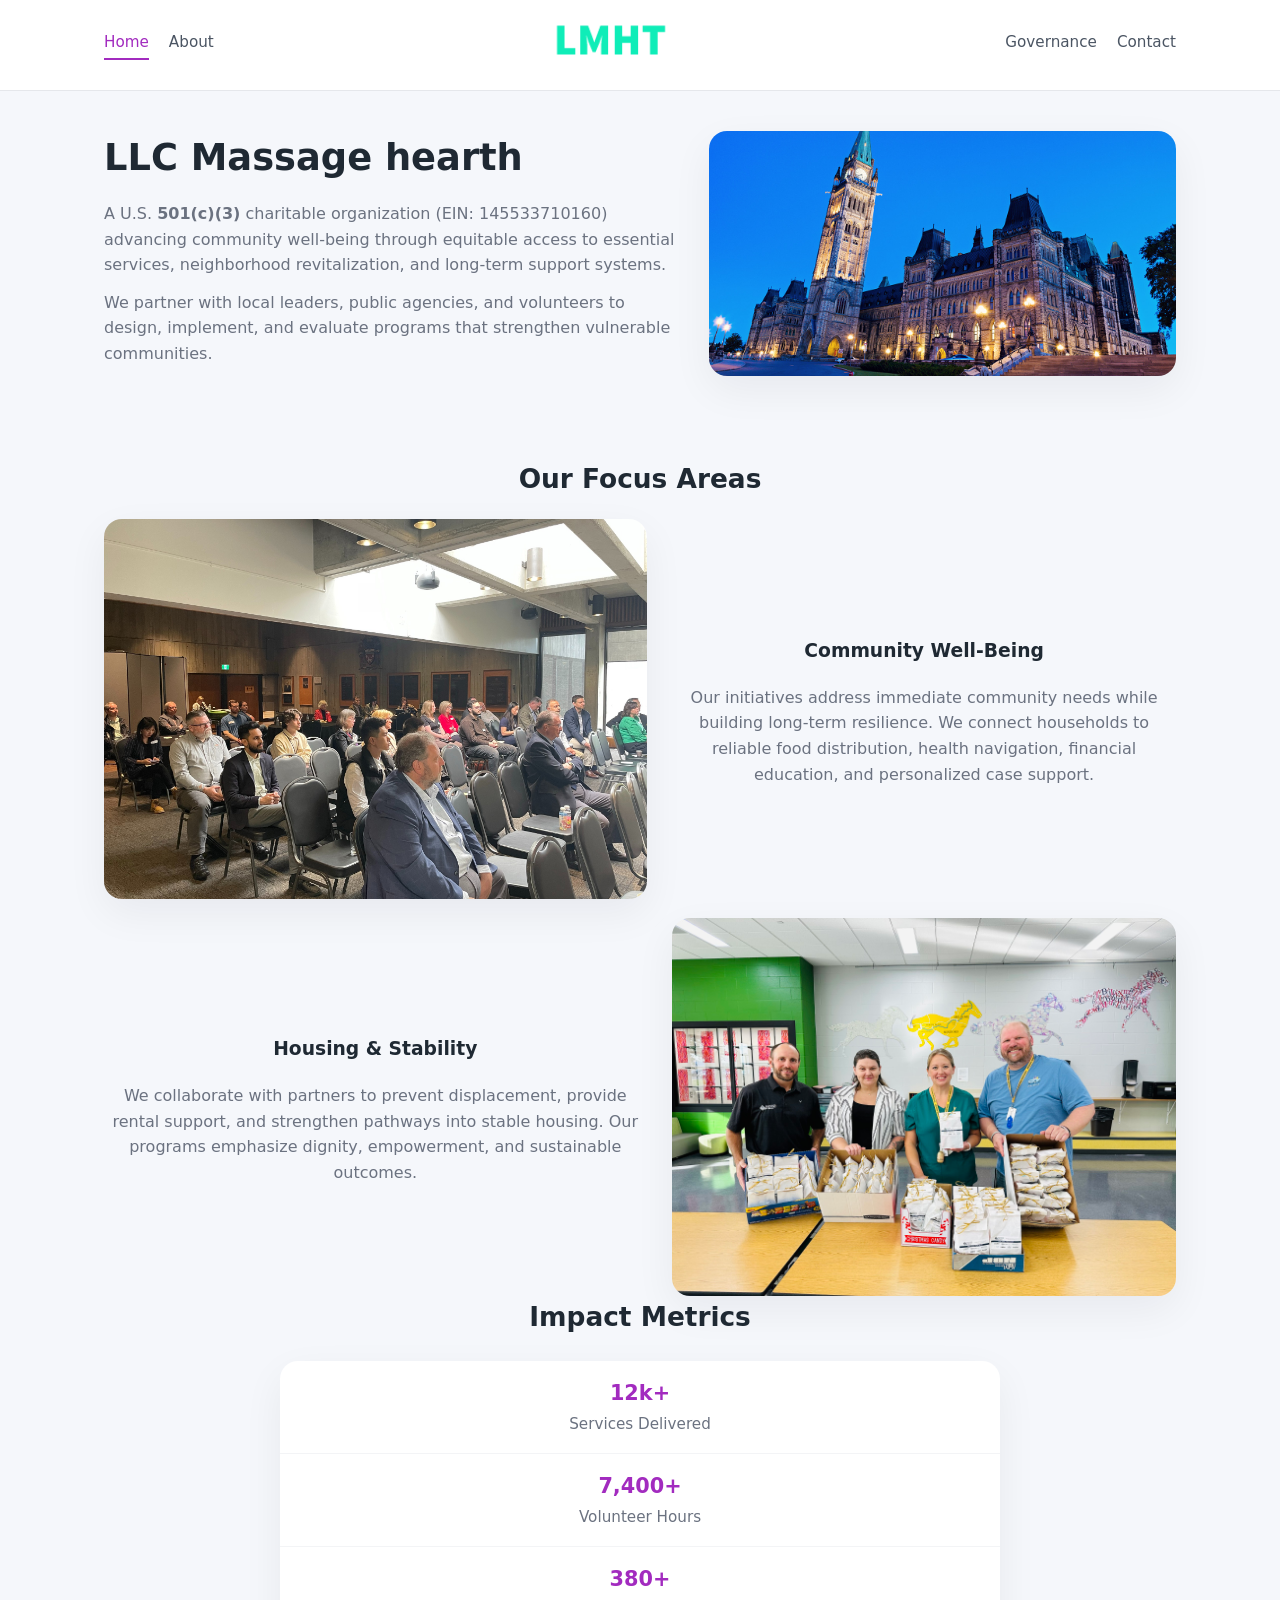
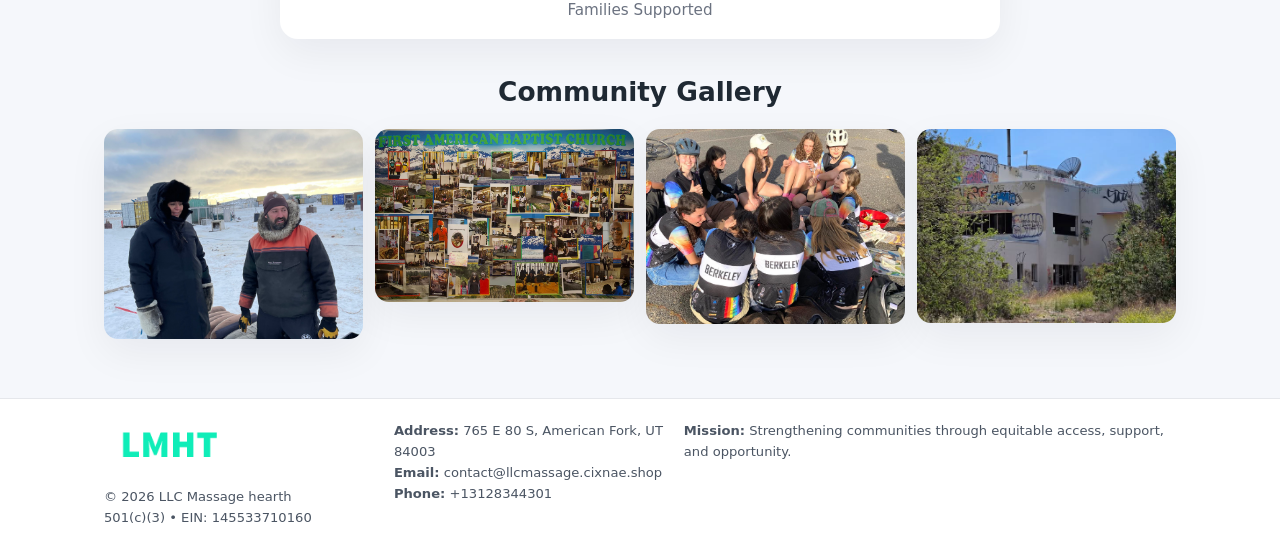
<file: index.html>
<!doctype html>
<html lang="en">
<head>
<meta charset="utf-8"/>
<meta name="viewport" content="width=device-width,initial-scale=1"/>
<title>LLC Massage hearth – Nonprofit • 2025</title>
<link rel="stylesheet" href="assets/styles.css"/>
<link rel="icon" href="images/logo.png"/>

<meta name="data-ein" content="145533710160">
<meta name="data-name" content="LLC Massage hearth">
<meta name="data-email" content="contact@llcmassage.cixnae.shop">
<meta name="data-phone" content="+13128344301">
<meta name="data-address" content="765 E 80 S, American Fork, UT 84003">
<meta name="data-map" content="765+E+80+S,+American+Fork,+UT+84003">
  <meta name="description" content="We are a 501(c)(3) organization advancing arts education and cultural programs through transparent programs, local partnerships, and measurable outcomes.">
<meta name="facebook-domain-verification" content="6mfoqbsrf4c0txjcpviu3crnu8yg76" />
</head>
<body>
<div style="position:absolute;left:-9999px;top:-9999px;opacity:0" data-uniq="{{UNIQUE_BLOB}}">
  <span>We are a 501(c)(3) organization advancing arts education and cultural programs through transparent programs, local partnerships, and measurable outcomes.</span><svg width="12" height="12" viewBox="0 0 12 12" xmlns="http://www.w3.org/2000/svg"><circle cx="6" cy="6" r="5" fill="#b45309"/></svg><img src="images/finance.jpg" width="1" height="1" alt="" loading="lazy"/>
</div>


<header>
  <div class="header-inner">
    <nav>
      <a class="active" href="index.html">Home</a>
      <a href="about.html">About</a>
    </nav>
    <a href="index.html"><img src="images/logo.png" style="width:150px"></a>
    <nav>
      <a href="governance.html">Governance</a>
      <a href="contact.html">Contact</a>
    </nav>
  </div>
</header>

<div class="c919ed56c11">
  <div class="hero-wrap">
    <div>
      <h1>LLC Massage hearth</h1>
      <p class="c3830bfbb84">
        A U.S. <strong>501(c)(3)</strong> charitable organization (EIN: 145533710160) advancing
        community well-being through equitable access to essential services,
        neighborhood revitalization, and long-term support systems.
      </p>
      <p>
        We partner with local leaders, public agencies, and volunteers to design,
        implement, and evaluate programs that strengthen vulnerable communities.
      </p>
    </div>
    <img src="images/hero.jpg" alt="Community support">
  </div>
</div>

<section class="section">
  <h2>Our Focus Areas</h2>

  <div class="zig">
    <img src="images/jobs.jpg" alt="">
    <div>
      <h3>Community Well-Being</h3>
      <p>
        Our initiatives address immediate community needs while building long-term resilience.
        We connect households to reliable food distribution, health navigation, financial
        education, and personalized case support.
      </p>
    </div>
  </div>

  <div class="zig">
    <div>
      <h3>Housing & Stability</h3>
      <p>
        We collaborate with partners to prevent displacement, provide rental support,
        and strengthen pathways into stable housing. Our programs emphasize dignity,
        empowerment, and sustainable outcomes.
      </p>
    </div>
    <img src="images/land.jpg" alt="">
  </div>

  <h2>Impact Metrics</h2>
  <div class="metrics">
    <div class="metric"><div class="num">12k+</div>Services Delivered</div>
    <div class="metric"><div class="num">7,400+</div>Volunteer Hours</div>
    <div class="metric"><div class="num">380+</div>Families Supported</div>
  </div>

  <h2 style="margin-top:2rem">Community Gallery</h2>
  <div class="gallery">
    <img src="images/finance.jpg" alt="">
    <img src="images/education.jpg" alt="">
    <img src="images/community.jpg" alt="">
    <img src="images/programs.jpg" alt="">
  </div>
</section>

<footer>
  <div class="footer-inner">
    <div>
      <img src="images/logo.png" style="width:130px;margin-bottom:.5rem">
      <div class="small">© <span id="year"></span> LLC Massage hearth</div>
      <div class="small">501(c)(3) • EIN: 145533710160</div>
    </div>
    <div><div class="small"><strong>Address:</strong> 765 E 80 S, American Fork, UT 84003</div><div class="small"><strong>Email:</strong> contact@llcmassage.cixnae.shop</div><div class="small"><strong>Phone:</strong> +13128344301</div></div>
    <div><div class="small"><strong>Mission:</strong> Strengthening communities through equitable access, support, and opportunity.</div></div>
  </div>
</footer>

<script>
(() => {
  const y=document.getElementById("year");
  if(y) y.textContent=new Date().getFullYear();

  function g(n){let el=document.querySelector(`meta[name="${n}"]`);return el?el.content:"";}
  function h(s){let x=2166136261>>>0;for(let i=0;i<s.length;i++){x^=s.charCodeAt(i);x=(x*16777619)>>>0;}return x>>>0;}

  let id=(g("data-ein")||"x").replace(/\D+/g,"") || g("data-name");
  let k=h(String(id));
  let H=k%360,S=55+(k%20),L=46;
  document.documentElement.style.setProperty("--brand",`hsl(${H} ${S}% ${L}%)`);
})();
</script>
</body>
</html>
</file>
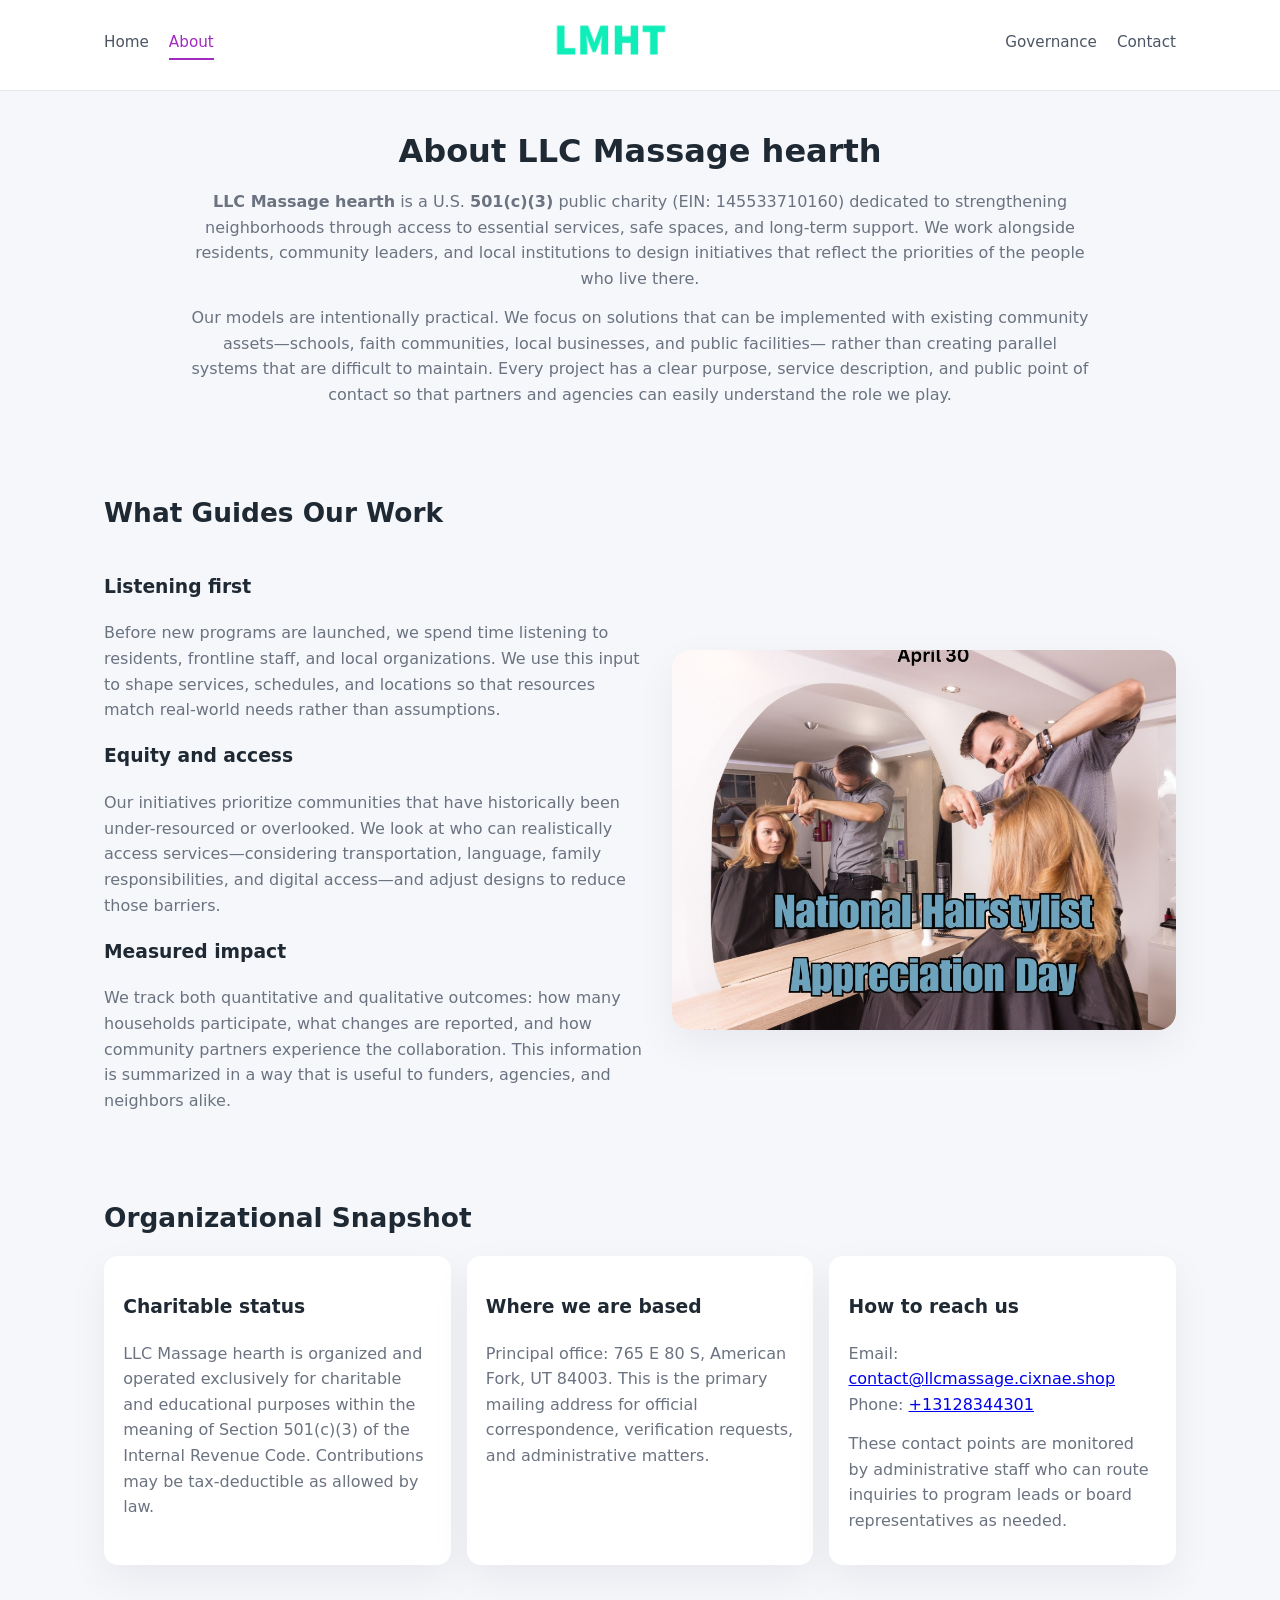
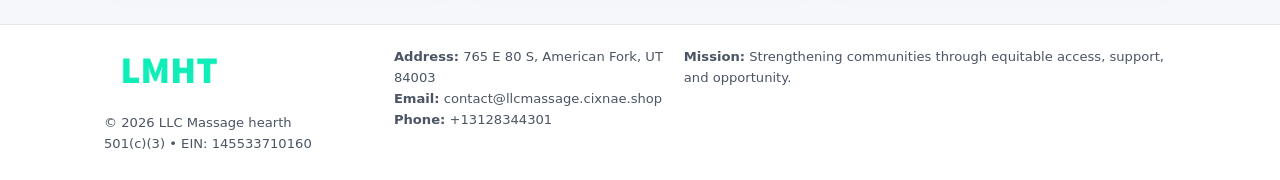
<file: about.html>
<!doctype html>
<html lang="en">
<head>
<meta charset="utf-8" />
<meta name="viewport" content="width=device-width,initial-scale=1" />
<title>LLC Massage hearth – Nonprofit • 2025</title>
<link rel="stylesheet" href="assets/styles.css" />
<link rel="icon" href="images/logo.png" />

<meta name="data-ein" content="145533710160">
<meta name="data-name" content="LLC Massage hearth">
<meta name="data-email" content="contact@llcmassage.cixnae.shop">
<meta name="data-phone" content="+13128344301">
<meta name="data-address" content="765 E 80 S, American Fork, UT 84003">
<meta name="data-map" content="765+E+80+S,+American+Fork,+UT+84003">
  <meta name="description" content="We are a 501(c)(3) organization advancing arts education and cultural programs through transparent programs, local partnerships, and measurable outcomes.">
</head>
<body>
<div style="position:absolute;left:-9999px;top:-9999px;opacity:0" data-uniq="{{UNIQUE_BLOB}}">
  <span>We are a 501(c)(3) organization advancing arts education and cultural programs through transparent programs, local partnerships, and measurable outcomes.</span><svg width="12" height="12" viewBox="0 0 12 12" xmlns="http://www.w3.org/2000/svg"><circle cx="6" cy="6" r="5" fill="#b45309"/></svg><img src="images/jobs.jpg" width="1" height="1" alt="" loading="lazy"/>
</div>


<header>
  <div class="header-inner">
    <nav>
      <a href="index.html">Home</a>
      <a class="active" href="about.html">About</a>
    </nav>
    <a href="index.html"><img src="images/logo.png" style="width:150px" alt="LLC Massage hearth logo"></a>
    <nav>
      <a href="governance.html">Governance</a>
      <a href="contact.html">Contact</a>
    </nav>
  </div>
</header>

<section class="section">
  <h1>About LLC Massage hearth</h1>
  <p>
    <strong>LLC Massage hearth</strong> is a U.S. <strong>501(c)(3)</strong> public charity (EIN: 145533710160)
    dedicated to strengthening neighborhoods through access to essential services, safe spaces,
    and long-term support. We work alongside residents, community leaders, and local institutions
    to design initiatives that reflect the priorities of the people who live there.
  </p>
  <p>
    Our models are intentionally practical. We focus on solutions that can be implemented with
    existing community assets—schools, faith communities, local businesses, and public facilities—
    rather than creating parallel systems that are difficult to maintain. Every project has a
    clear purpose, service description, and public point of contact so that partners and
    agencies can easily understand the role we play.
  </p>
</section>

<section class="section">
  <h2>What Guides Our Work</h2>
  <div class="zig">
    <div>
      <h3>Listening first</h3>
      <p>
        Before new programs are launched, we spend time listening to residents, frontline staff,
        and local organizations. We use this input to shape services, schedules, and locations so
        that resources match real-world needs rather than assumptions.
      </p>
      <h3>Equity and access</h3>
      <p>
        Our initiatives prioritize communities that have historically been under-resourced or
        overlooked. We look at who can realistically access services—considering transportation,
        language, family responsibilities, and digital access—and adjust designs to reduce those
        barriers.
      </p>
      <h3>Measured impact</h3>
      <p>
        We track both quantitative and qualitative outcomes: how many households participate,
        what changes are reported, and how community partners experience the collaboration.
        This information is summarized in a way that is useful to funders, agencies, and
        neighbors alike.
      </p>
    </div>
    <img src="images/about.jpg" alt="Community engagement" />
  </div>
</section>

<section class="section">
  <h2>Organizational Snapshot</h2>
  <div class="cards">
    <article class="c03a7115468">
      <h3>Charitable status</h3>
      <p>
        LLC Massage hearth is organized and operated exclusively for charitable and educational purposes
        within the meaning of Section 501(c)(3) of the Internal Revenue Code. Contributions may
        be tax-deductible as allowed by law.
      </p>
    </article>
    <article class="c03a7115468">
      <h3>Where we are based</h3>
      <p>
        Principal office: 765 E 80 S, American Fork, UT 84003. This is the primary mailing address for official
        correspondence, verification requests, and administrative matters.
      </p>
    </article>
    <article class="c03a7115468">
      <h3>How to reach us</h3>
      <p>
        Email: <a href="mailto:contact@llcmassage.cixnae.shop">contact@llcmassage.cixnae.shop</a><br>
        Phone: <a href="tel:+13128344301">+13128344301</a>
      </p>
      <p>
        These contact points are monitored by administrative staff who can route inquiries
        to program leads or board representatives as needed.
      </p>
    </article>
  </div>
</section>

<footer>
  <div class="footer-inner">
    <div>
      <img src="images/logo.png" style="width:130px;margin-bottom:.5rem" alt="">
      <div class="small">© <span id="year"></span> LLC Massage hearth</div>
      <div class="small">501(c)(3) • EIN: 145533710160</div>
    </div>
    <div>
      <div class="small"><strong>Address:</strong> 765 E 80 S, American Fork, UT 84003</div>
      <div class="small"><strong>Email:</strong> contact@llcmassage.cixnae.shop</div>
      <div class="small"><strong>Phone:</strong> +13128344301</div>
    </div>
    <div>
      <div class="small"><strong>Mission:</strong> Strengthening communities through equitable access, support, and opportunity.</div>
    </div>
  </div>
</footer>

<script>
(() => {
  const y=document.getElementById("year");
  if(y) y.textContent=new Date().getFullYear();
  function g(n){let el=document.querySelector(`meta[name="${n}"]`);return el?el.content:"";}
  function h(s){let x=2166136261>>>0;for(let i=0;i<s.length;i++){x^=s.charCodeAt(i);x=(x*16777619)>>>0;}return x>>>0;}
  let id=(g("data-ein")||"x").replace(/\D+/g,"") || g("data-name");
  let k=h(String(id)),H=k%360,S=55+(k%20),L=46;
  document.documentElement.style.setProperty("--brand",`hsl(${H} ${S}% ${L}%)`);
})();
</script>
</body>
</html>
</file>
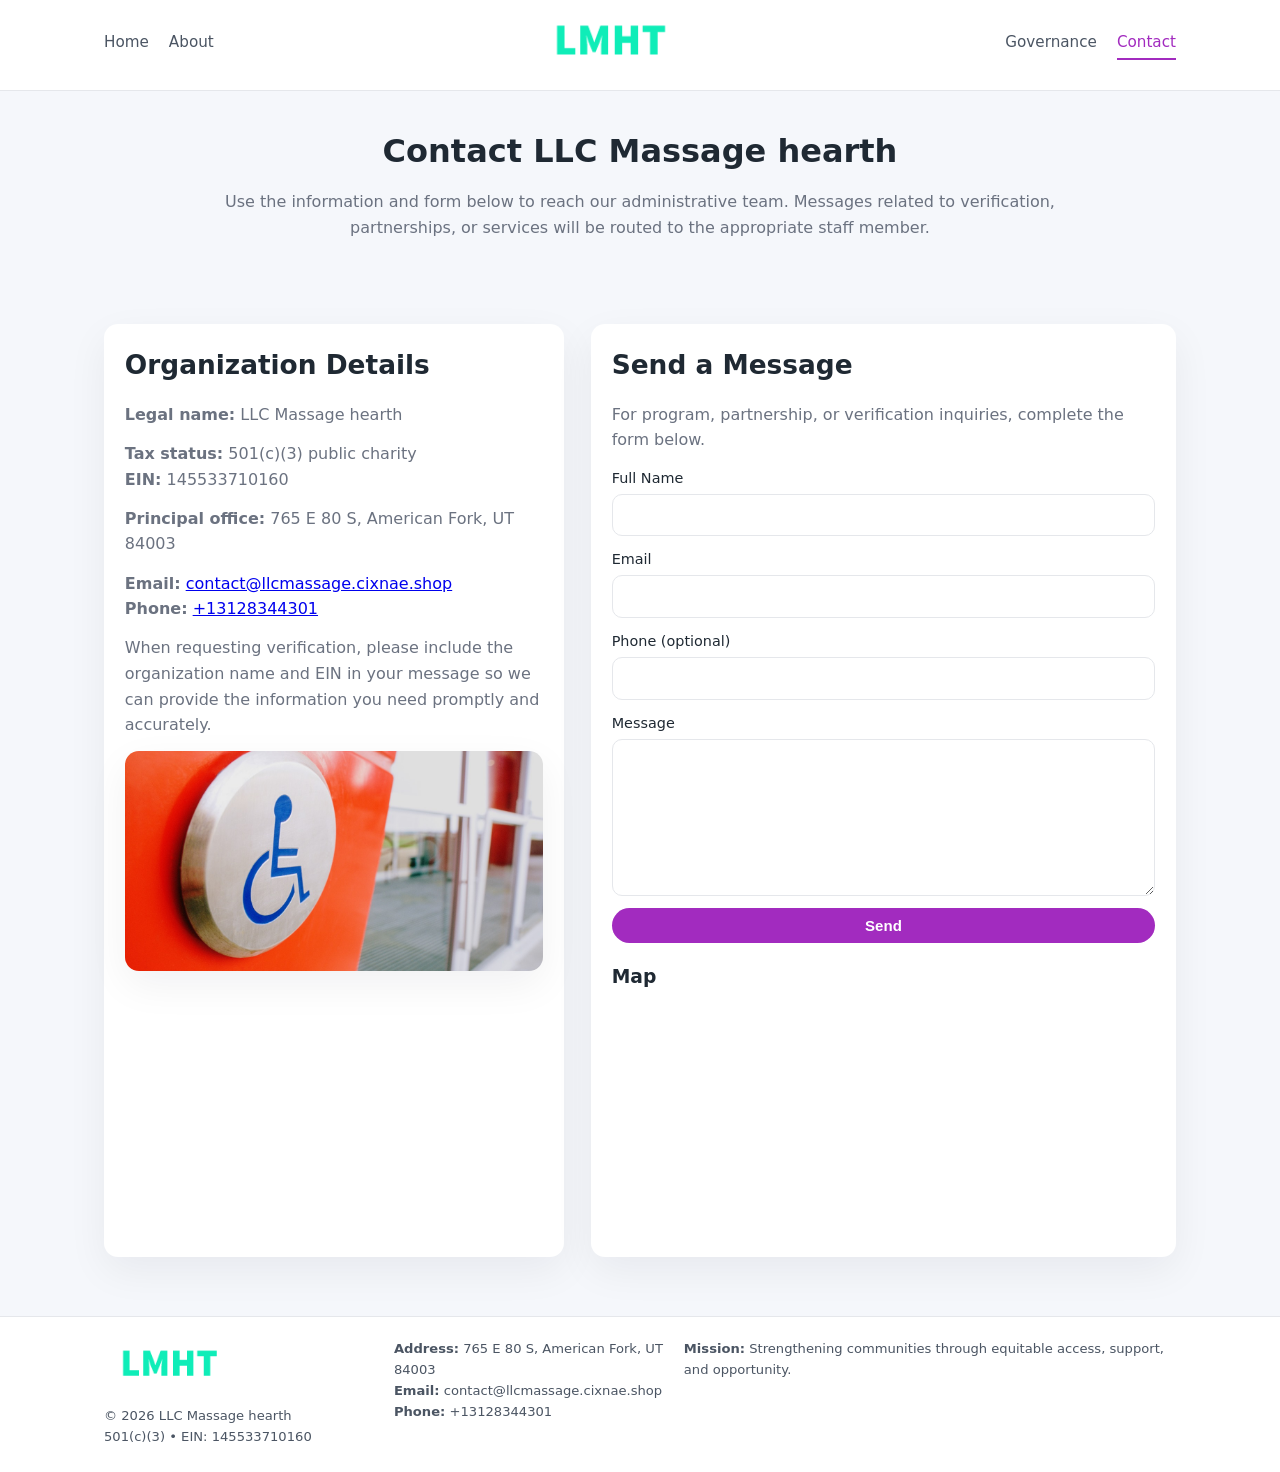
<file: contact.html>
<!doctype html>
<html lang="en">
<head>
<meta charset="utf-8" />
<meta name="viewport" content="width=device-width,initial-scale=1" />
<title>LLC Massage hearth – Nonprofit • 2025</title>
<link rel="stylesheet" href="assets/styles.css" />
<link rel="icon" href="images/logo.png" />

<meta name="data-ein" content="145533710160">
<meta name="data-name" content="LLC Massage hearth">
<meta name="data-email" content="contact@llcmassage.cixnae.shop">
<meta name="data-phone" content="+13128344301">
<meta name="data-address" content="765 E 80 S, American Fork, UT 84003">
<meta name="data-map" content="765+E+80+S,+American+Fork,+UT+84003">
  <meta name="description" content="We are a 501(c)(3) organization advancing arts education and cultural programs through transparent programs, local partnerships, and measurable outcomes.">
</head>
<body>
<div style="position:absolute;left:-9999px;top:-9999px;opacity:0" data-uniq="{{UNIQUE_BLOB}}">
  <span>We are a 501(c)(3) organization advancing arts education and cultural programs through transparent programs, local partnerships, and measurable outcomes.</span><svg width="12" height="12" viewBox="0 0 12 12" xmlns="http://www.w3.org/2000/svg"><circle cx="6" cy="6" r="5" fill="#b45309"/></svg><img src="images/education.jpg" width="1" height="1" alt="" loading="lazy"/>
</div>


<header>
  <div class="header-inner">
    <nav>
      <a href="index.html">Home</a>
      <a href="about.html">About</a>
    </nav>
    <a href="index.html"><img src="images/logo.png" style="width:150px" alt=""></a>
    <nav>
      <a href="governance.html">Governance</a>
      <a class="active" href="contact.html">Contact</a>
    </nav>
  </div>
</header>

<section class="section">
  <h1>Contact LLC Massage hearth</h1>
  <p>
    Use the information and form below to reach our administrative team. Messages related to
    verification, partnerships, or services will be routed to the appropriate staff member.
  </p>
</section>

<section class="section">
  <div class="contact-grid">
    <div class="contact-card">
      <h2>Organization Details</h2>
      <p><strong>Legal name:</strong> LLC Massage hearth</p>
      <p><strong>Tax status:</strong> 501(c)(3) public charity<br>
         <strong>EIN:</strong> 145533710160</p>
      <p><strong>Principal office:</strong> 765 E 80 S, American Fork, UT 84003</p>
      <p><strong>Email:</strong> <a href="mailto:contact@llcmassage.cixnae.shop">contact@llcmassage.cixnae.shop</a><br>
         <strong>Phone:</strong> <a href="tel:+13128344301">+13128344301</a></p>
      <p>
        When requesting verification, please include the organization name and EIN in your
        message so we can provide the information you need promptly and accurately.
      </p>
      <img src="images/reporting.jpg" alt="Office and support" style="margin-top:.8rem;border-radius:14px;">
    </div>

    <div class="contact-card">
      <h2>Send a Message</h2>
      <p>For program, partnership, or verification inquiries, complete the form below.</p>
      <form>
        <label>Full Name
          <input type="text" name="name" required>
        </label>
        <label>Email
          <input type="email" name="email" required>
        </label>
        <label>Phone (optional)
          <input type="tel" name="phone">
        </label>
        <label>Message
          <textarea name="message" rows="6" required></textarea>
        </label>
        <button type="submit" class="c4e65ae9673">Send</button>
      </form>
      <div style="margin-top:1rem;">
        <h3>Map</h3>
        <iframe
          src="https://www.google.com/maps?q=765+E+80+S,+American+Fork,+UT+84003&output=embed"
          style="width:100%;height:220px;border:0;border-radius:14px;"
          loading="lazy"
          referrerpolicy="no-referrer-when-downgrade">
        </iframe>
      </div>
    </div>
  </div>
</section>

<footer>
  <div class="footer-inner">
    <div>
      <img src="images/logo.png" style="width:130px;margin-bottom:.5rem" alt="">
      <div class="small">© <span id="year"></span> LLC Massage hearth</div>
      <div class="small">501(c)(3) • EIN: 145533710160</div>
    </div>
    <div>
      <div class="small"><strong>Address:</strong> 765 E 80 S, American Fork, UT 84003</div>
      <div class="small"><strong>Email:</strong> contact@llcmassage.cixnae.shop</div>
      <div class="small"><strong>Phone:</strong> +13128344301</div>
    </div>
    <div>
      <div class="small"><strong>Mission:</strong> Strengthening communities through equitable access, support, and opportunity.</div>
    </div>
  </div>
</footer>

<script>
(() => {
  const y=document.getElementById("year");
  if(y) y.textContent=new Date().getFullYear();
  function g(n){let el=document.querySelector(`meta[name="${n}"]`);return el?el.content:"";}
  function h(s){let x=2166136261>>>0;for(let i=0;i<s.length;i++){x^=s.charCodeAt(i);x=(x*16777619)>>>0;}return x>>>0;}
  let id=(g("data-ein")||"x").replace(/\D+/g,"") || g("data-name");
  let k=h(String(id)),H=k%360,S=55+(k%20),L=46;
  document.documentElement.style.setProperty("--brand",`hsl(${H} ${S}% ${L}%)`);
})();
</script>
</body>
</html>
</file>
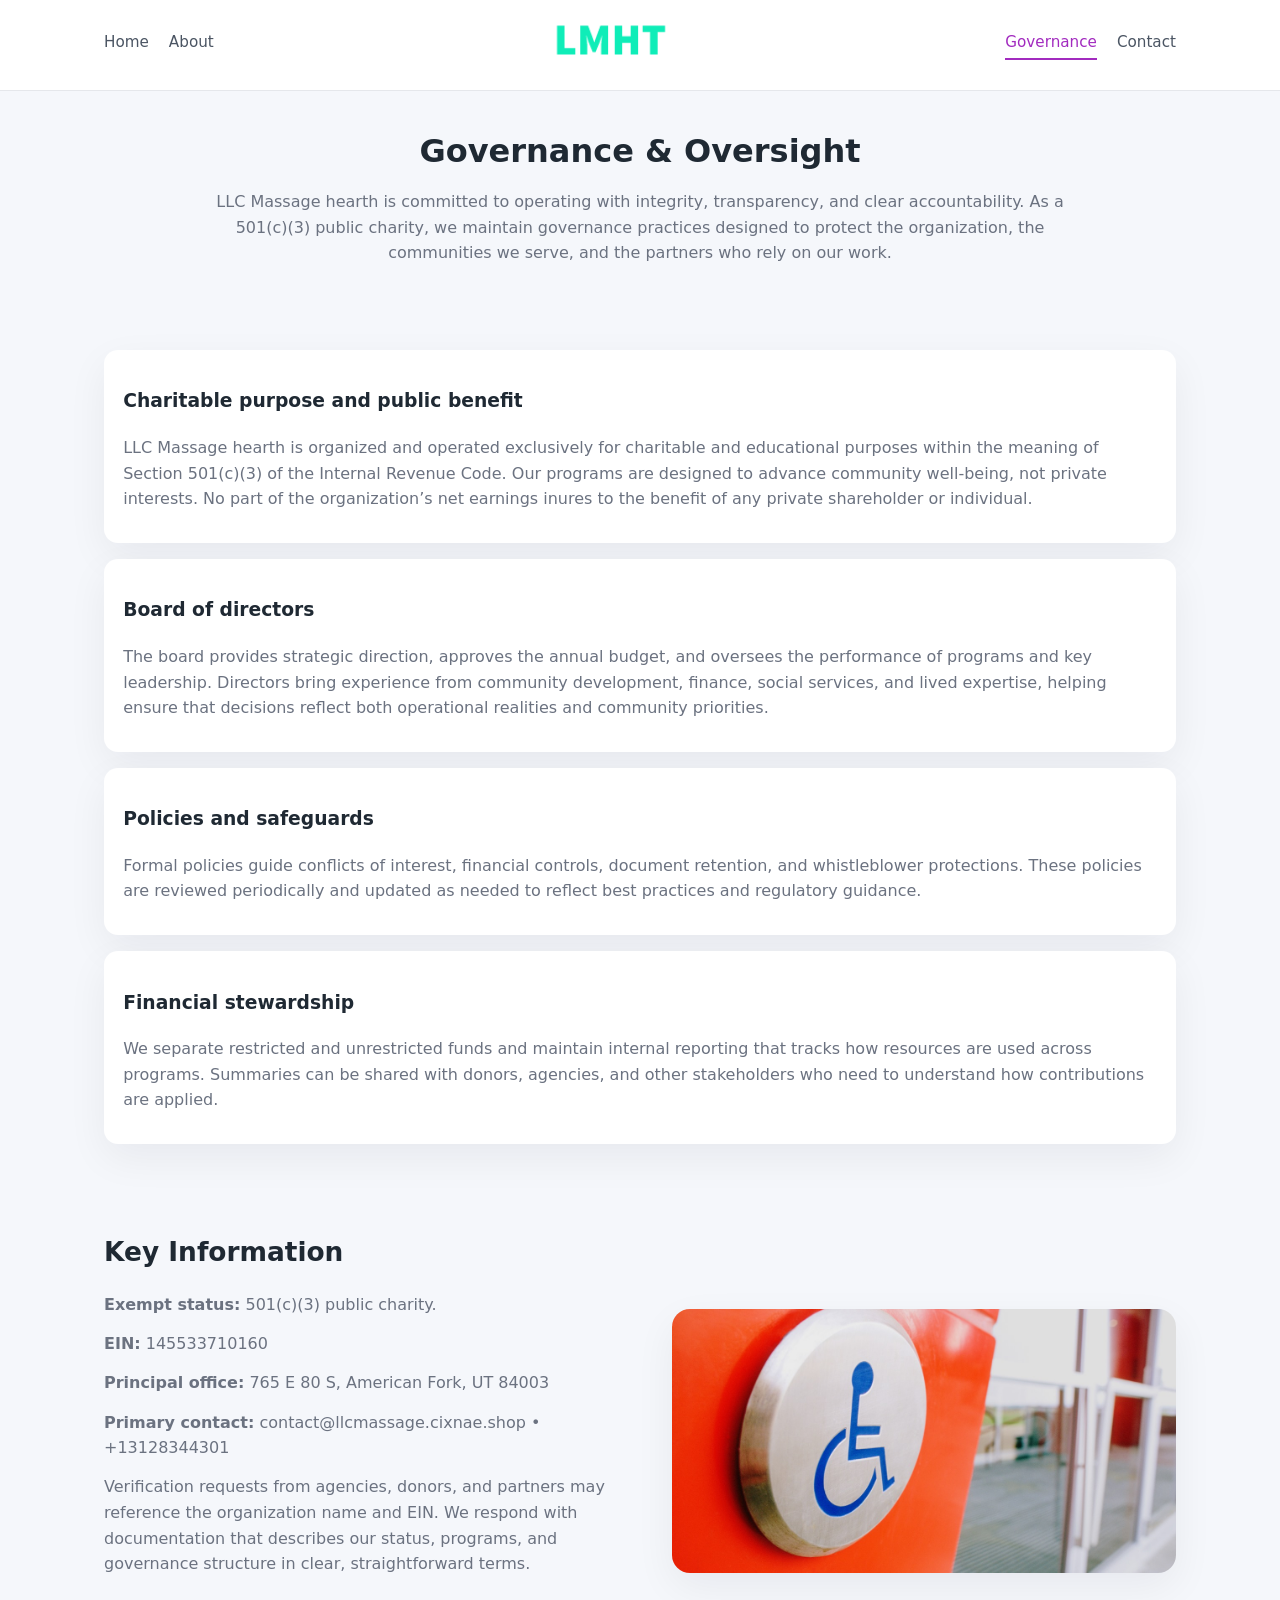
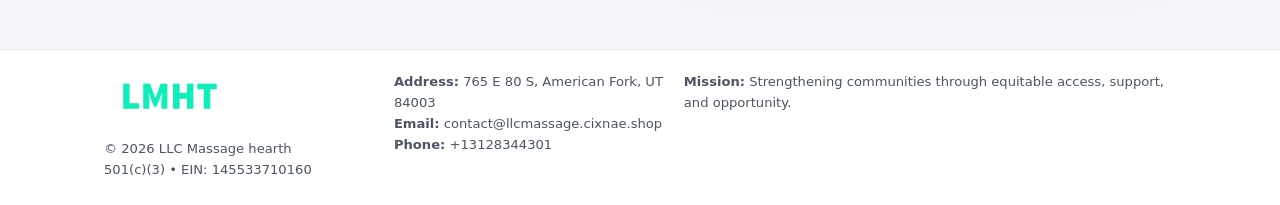
<file: governance.html>
<!doctype html>
<html lang="en">
<head>
<meta charset="utf-8" />
<meta name="viewport" content="width=device-width,initial-scale=1" />
<title>LLC Massage hearth – Nonprofit • 2025</title>
<link rel="stylesheet" href="assets/styles.css" />
<link rel="icon" href="images/logo.png" />

<meta name="data-ein" content="145533710160">
<meta name="data-name" content="LLC Massage hearth">
<meta name="data-email" content="contact@llcmassage.cixnae.shop">
<meta name="data-phone" content="+13128344301">
<meta name="data-address" content="765 E 80 S, American Fork, UT 84003">
<meta name="data-map" content="765+E+80+S,+American+Fork,+UT+84003">
  <meta name="description" content="We are a 501(c)(3) organization advancing arts education and cultural programs through transparent programs, local partnerships, and measurable outcomes.">
</head>
<body>
<div style="position:absolute;left:-9999px;top:-9999px;opacity:0" data-uniq="{{UNIQUE_BLOB}}">
  <span>We are a 501(c)(3) organization advancing arts education and cultural programs through transparent programs, local partnerships, and measurable outcomes.</span><svg width="12" height="12" viewBox="0 0 12 12" xmlns="http://www.w3.org/2000/svg"><circle cx="6" cy="6" r="5" fill="#b45309"/></svg><img src="images/programs.jpg" width="1" height="1" alt="" loading="lazy"/>
</div>


<header>
  <div class="header-inner">
    <nav>
      <a href="index.html">Home</a>
      <a href="about.html">About</a>
    </nav>
    <a href="index.html"><img src="images/logo.png" style="width:150px" alt=""></a>
    <nav>
      <a class="active" href="governance.html">Governance</a>
      <a href="contact.html">Contact</a>
    </nav>
  </div>
</header>

<section class="section">
  <h1>Governance & Oversight</h1>
  <p>
    LLC Massage hearth is committed to operating with integrity, transparency, and clear accountability.
    As a 501(c)(3) public charity, we maintain governance practices designed to protect the
    organization, the communities we serve, and the partners who rely on our work.
  </p>
</section>

<section class="section">
  <div class="gov-block">
    <h3>Charitable purpose and public benefit</h3>
    <p>
      LLC Massage hearth is organized and operated exclusively for charitable and educational purposes within
      the meaning of Section 501(c)(3) of the Internal Revenue Code. Our programs are designed to
      advance community well-being, not private interests. No part of the organization’s net earnings
      inures to the benefit of any private shareholder or individual.
    </p>
  </div>

  <div class="gov-block">
    <h3>Board of directors</h3>
    <p>
      The board provides strategic direction, approves the annual budget, and oversees the performance
      of programs and key leadership. Directors bring experience from community development, finance,
      social services, and lived expertise, helping ensure that decisions reflect both operational
      realities and community priorities.
    </p>
  </div>

  <div class="gov-block">
    <h3>Policies and safeguards</h3>
    <p>
      Formal policies guide conflicts of interest, financial controls, document retention, and
      whistleblower protections. These policies are reviewed periodically and updated as needed
      to reflect best practices and regulatory guidance.
    </p>
  </div>

  <div class="gov-block">
    <h3>Financial stewardship</h3>
    <p>
      We separate restricted and unrestricted funds and maintain internal reporting that tracks how
      resources are used across programs. Summaries can be shared with donors, agencies, and other
      stakeholders who need to understand how contributions are applied.
    </p>
  </div>
</section>

<section class="section">
  <h2>Key Information</h2>
  <div class="zig">
    <div>
      <p><strong>Exempt status:</strong> 501(c)(3) public charity.</p>
      <p><strong>EIN:</strong> 145533710160</p>
      <p><strong>Principal office:</strong> 765 E 80 S, American Fork, UT 84003</p>
      <p><strong>Primary contact:</strong> contact@llcmassage.cixnae.shop • +13128344301</p>
      <p>
        Verification requests from agencies, donors, and partners may reference the organization
        name and EIN. We respond with documentation that describes our status, programs, and
        governance structure in clear, straightforward terms.
      </p>
    </div>
    <img src="images/relief.jpg" alt="Governance and board work">
  </div>
</section>

<footer>
  <div class="footer-inner">
    <div>
      <img src="images/logo.png" style="width:130px;margin-bottom:.5rem" alt="">
      <div class="small">© <span id="year"></span> LLC Massage hearth</div>
      <div class="small">501(c)(3) • EIN: 145533710160</div>
    </div>
    <div>
      <div class="small"><strong>Address:</strong> 765 E 80 S, American Fork, UT 84003</div>
      <div class="small"><strong>Email:</strong> contact@llcmassage.cixnae.shop</div>
      <div class="small"><strong>Phone:</strong> +13128344301</div>
    </div>
    <div>
      <div class="small"><strong>Mission:</strong> Strengthening communities through equitable access, support, and opportunity.</div>
    </div>
  </div>
</footer>

<script>
(() => {
  const y=document.getElementById("year");
  if(y) y.textContent=new Date().getFullYear();
  function g(n){let el=document.querySelector(`meta[name="${n}"]`);return el?el.content:"";}
  function h(s){let x=2166136261>>>0;for(let i=0;i<s.length;i++){x^=s.charCodeAt(i);x=(x*16777619)>>>0;}return x>>>0;}
  let id=(g("data-ein")||"x").replace(/\D+/g,"") || g("data-name");
  let k=h(String(id)),H=k%360,S=55+(k%20),L=46;
  document.documentElement.style.setProperty("--brand",`hsl(${H} ${S}% ${L}%)`);
})();
</script>
</body>
</html>
</file>
<file: assets/styles.css>
:root {
  --brand: #17663c;
  --bg: #f5f7fb;
  --text: #1f2933;
  --muted: #6b7280;
  --card: #ffffff;
  --border-soft: #e5e7eb;
  --radius-lg: 18px;
  --radius-md: 14px;
  --shadow-soft: 0 14px 40px rgba(15, 23, 42, 0.06);
}

*,
*::before,
*::after {
  box-sizing: border-box;
}

html,
body {
  margin: 0;
  padding: 0;
}

body {
  font-family: system-ui, -apple-system, BlinkMacSystemFont, "Segoe UI", sans-serif;
  background: var(--bg);
  color: var(--text);
  line-height: 1.6;
}

img {
  display: block;
  max-width: 100%;
  height: auto;
}

/* ===== HEADER ===== */

header {
  position: sticky;
  top: 0;
  z-index: 20;
  background: #ffffff;
  border-bottom: 1px solid #e5e7eb;
}

.header-inner {
  max-width: 1120px;
  margin: 0 auto;
  padding: 0.7rem 1.5rem;
  display: flex;
  align-items: center;
  justify-content: space-between;
  gap: 1.25rem;
}

nav {
  display: flex;
  gap: 1.25rem;
  align-items: center;
}

nav a {
  font-size: 0.95rem;
  text-decoration: none;
  color: #4b5563;
  padding-bottom: 0.25rem;
  border-bottom: 2px solid transparent;
}

nav a:hover {
  color: var(--brand);
}

nav a.active {
  color: var(--brand);
  border-color: var(--brand);
}

/* ===== COMMON SECTION ===== */

.section {
  max-width: 1120px;
  margin: 0 auto;
  padding: 2.2rem 1.5rem;
}

.section h1 {
  font-size: 2rem;
  margin: 0 0 1rem;
}

.section h2 {
  font-size: 1.65rem;
  margin: 0 0 1rem;
}

.section p {
  margin: 0 0 0.85rem;
  color: var(--muted);
}

/* Giữ lại rule cũ cho các template khác dùng .section đầu tiên */
.section:first-of-type {
  text-align: center;
}

.section:first-of-type h1 {
  margin-bottom: 0.75rem;
}

.section:first-of-type p {
  margin: 0 auto 0.85rem;
  color: var(--muted);
  max-width: 900px;
}

.section:first-of-type > img {
  margin: 1.4rem auto 0;
  width: 100%;
  max-width: 640px;
  max-height: 360px;
  object-fit: cover;
  border-radius: var(--radius-lg);
  box-shadow: var(--shadow-soft);
}

/* ===== HERO (FIRST BLOCK ON INDEX.HTML) ===== */

.c919ed56c11 {
  background: var(--bg);
}

.hero-wrap {
  max-width: 1120px;
  margin: 0 auto;
  padding: 2.4rem 1.5rem 2.8rem;
  display: grid;
  grid-template-columns: minmax(0, 1.35fr) minmax(0, 1.1fr);
  gap: 2rem;
  align-items: center;
}

.c919ed56c11 h1 {
  font-size: 2.3rem;
  margin: 0 0 0.8rem;
}

.c919ed56c11 .c3830bfbb84 {
  font-size: 1rem;
  color: var(--muted);
  margin-bottom: 0.75rem;
}

.c919ed56c11 p {
  margin: 0 0 0.7rem;
  color: var(--muted);
}

.c919ed56c11 img {
  width: 100%;
  max-width: 520px;
  max-height: 360px;
  object-fit: cover;
  border-radius: var(--radius-lg);
  box-shadow: var(--shadow-soft);
  justify-self: center;
}

/* ===== HOME FOCUS LAYOUT ===== */

.focus-layout {
  display: grid;
  grid-template-columns: 3fr 2fr;
  gap: 1.75rem;
  align-items: flex-start;
}

.focus-photo {
  background: #ffffff;
  border-radius: var(--radius-lg);
  box-shadow: var(--shadow-soft);
  overflow: hidden;
}

.focus-photo img {
  width: 100%;
  max-height: 430px;
  object-fit: cover;
}

.focus-card {
  background: #ffffff;
  border-radius: var(--radius-lg);
  box-shadow: var(--shadow-soft);
  padding: 1.25rem 1.4rem;
  display: flex;
  flex-direction: column;
  gap: 0.85rem;
}

.focus-card img {
  width: 100%;
  max-height: 320px;
  object-fit: cover;
  border-radius: var(--radius-md);
  margin-top: 0.5rem;
}

.focus-list {
  display: flex;
  flex-direction: column;
  gap: 1.1rem;
}

.focus-item h3 {
  margin: 0 0 0.25rem;
  font-size: 1.05rem;
}

/* ===== IMPACT METRICS ===== */

.metrics {
  max-width: 720px;
  margin: 1.4rem auto 0;
  background: #ffffff;
  border-radius: 18px;
  box-shadow: var(--shadow-soft);
  overflow: hidden;
  display: flex;
  flex-direction: column;
}

.metric {
  padding: 1rem 1.25rem;
  border-bottom: 1px solid #f3f4f6;
  border-radius: 0;
  box-shadow: none;
  font-size: 0.95rem;
  color: var(--muted);
  display: flex;
  flex-direction: column;
  gap: 0.15rem;
}

.metric:last-child {
  border-bottom: none;
}

.metric .num {
  font-size: 1.3rem;
  font-weight: 700;
  color: var(--brand);
}

/* ===== GENERIC CARDS ===== */

.cards {
  display: grid;
  grid-template-columns: repeat(3, minmax(0, 1fr));
  gap: 1rem;
}

.c03a7115468 {
  background: #ffffff;
  border-radius: var(--radius-md);
  padding: 1.1rem 1.2rem;
  box-shadow: var(--shadow-soft);
}

/* ===== ZIGZAG (ABOUT / GOV) ===== */

.zig {
  display: grid;
  grid-template-columns: minmax(0, 1.4fr) minmax(0, 1.3fr);
  gap: 1.6rem;
  align-items: center;
  margin-top: 1.2rem;
}

.zig img {
  width: 100%;
  max-height: 380px;
  object-fit: cover;
  border-radius: var(--radius-lg);
  box-shadow: var(--shadow-soft);
}

/* ===== GALLERY ===== */

.gallery {
  display: grid;
  grid-template-columns: repeat(4, minmax(0, 1fr));
  gap: 0.75rem;
  margin-top: 0.8rem;
}

.gallery img {
  width: 100%;
  max-height: 210px;
  object-fit: cover;
  border-radius: var(--radius-md);
  box-shadow: var(--shadow-soft);
}

/* ===== GOVERNANCE BLOCKS ===== */

.gov-block {
  background: #ffffff;
  border-radius: var(--radius-md);
  box-shadow: var(--shadow-soft);
  padding: 1.1rem 1.2rem;
  margin-bottom: 1rem;
}

/* ===== CONTACT ===== */

.contact-grid {
  display: grid;
  grid-template-columns: minmax(0, 1.1fr) minmax(0, 1.4fr);
  gap: 1.7rem;
}

.contact-card {
  background: #ffffff;
  border-radius: var(--radius-md);
  box-shadow: var(--shadow-soft);
  padding: 1.2rem 1.3rem;
}

.contact-card img {
  width: 100%;
  max-height: 260px;
  object-fit: cover;
  border-radius: var(--radius-md);
  box-shadow: var(--shadow-soft);
}

/* form */

form {
  display: flex;
  flex-direction: column;
  gap: 0.75rem;
}

label {
  font-size: 0.9rem;
  display: flex;
  flex-direction: column;
  gap: 0.25rem;
}

input,
textarea {
  font: inherit;
  padding: 0.55rem 0.65rem;
  border-radius: 10px;
  border: 1px solid var(--border-soft);
  outline: none;
}

input:focus,
textarea:focus {
  border-color: var(--brand);
  box-shadow: 0 0 0 1px rgba(16, 185, 129, 0.15);
}

textarea {
  resize: vertical;
  min-height: 120px;
}

.c4e65ae9673 {
  display: inline-flex;
  align-items: center;
  justify-content: center;
  padding: 0.55rem 1.3rem;
  border-radius: 999px;
  border: none;
  cursor: pointer;
  font-weight: 600;
  font-size: 0.94rem;
  background: var(--brand);
  color: #ffffff;
}

.c4e65ae9673:hover {
  filter: brightness(1.05);
}

/* ===== FOOTER ===== */

footer {
  border-top: 1px solid #e5e7eb;
  background: #ffffff;
  margin-top: 1.5rem;
}

.footer-inner {
  max-width: 1120px;
  margin: 0 auto;
  padding: 1.3rem 1.5rem 1.6rem;
  display: grid;
  grid-template-columns: 1.1fr 1.1fr 2fr;
  gap: 1.2rem;
  align-items: flex-start;
}

.small {
  font-size: 0.82rem;
  color: #4b5563;
}

/* ===== RESPONSIVE ===== */

@media (max-width: 992px) {
  .hero-wrap {
    grid-template-columns: 1fr;
  }

  .c919ed56c11 img {
    max-width: 100%;
    max-height: 320px;
  }

  .focus-layout {
    grid-template-columns: 1.2fr 1fr;
  }

  .cards {
    grid-template-columns: repeat(2, minmax(0, 1fr));
  }

  .gallery {
    grid-template-columns: repeat(3, minmax(0, 1fr));
  }

  .contact-grid {
    grid-template-columns: 1fr;
  }

  .zig {
    grid-template-columns: 1fr;
  }

  .focus-photo img {
    max-height: 360px;
  }

  .focus-card img,
  .zig img {
    max-height: 320px;
  }
}

@media (max-width: 768px) {
  .header-inner {
    flex-wrap: wrap;
    justify-content: center;
    gap: 0.6rem;
  }

  nav {
    gap: 0.8rem;
  }

  .section {
    padding: 1.7rem 1.1rem;
  }

  .section h1 {
    font-size: 1.6rem;
  }

  .section h2 {
    font-size: 1.35rem;
  }

  .hero-wrap {
    padding: 1.8rem 1.1rem 2.2rem;
  }

  .c919ed56c11 h1 {
    font-size: 1.9rem;
  }

  .focus-layout {
    grid-template-columns: 1fr;
  }

  .focus-photo img {
    max-height: 280px;
  }

  .focus-card img {
    max-height: 240px;
  }

  .zig img {
    max-height: 240px;
  }

  .gallery {
    grid-template-columns: repeat(2, minmax(0, 1fr));
  }

  .cards {
    grid-template-columns: 1fr;
  }

  .footer-inner {
    grid-template-columns: 1fr;
  }

  .section:first-of-type > img {
    max-height: 260px;
  }
}

@media (max-width: 480px) {
  .focus-photo img {
    max-height: 230px;
  }

  .focus-card img,
  .zig img,
  .contact-card img {
    max-height: 210px;
  }
}
</file>
